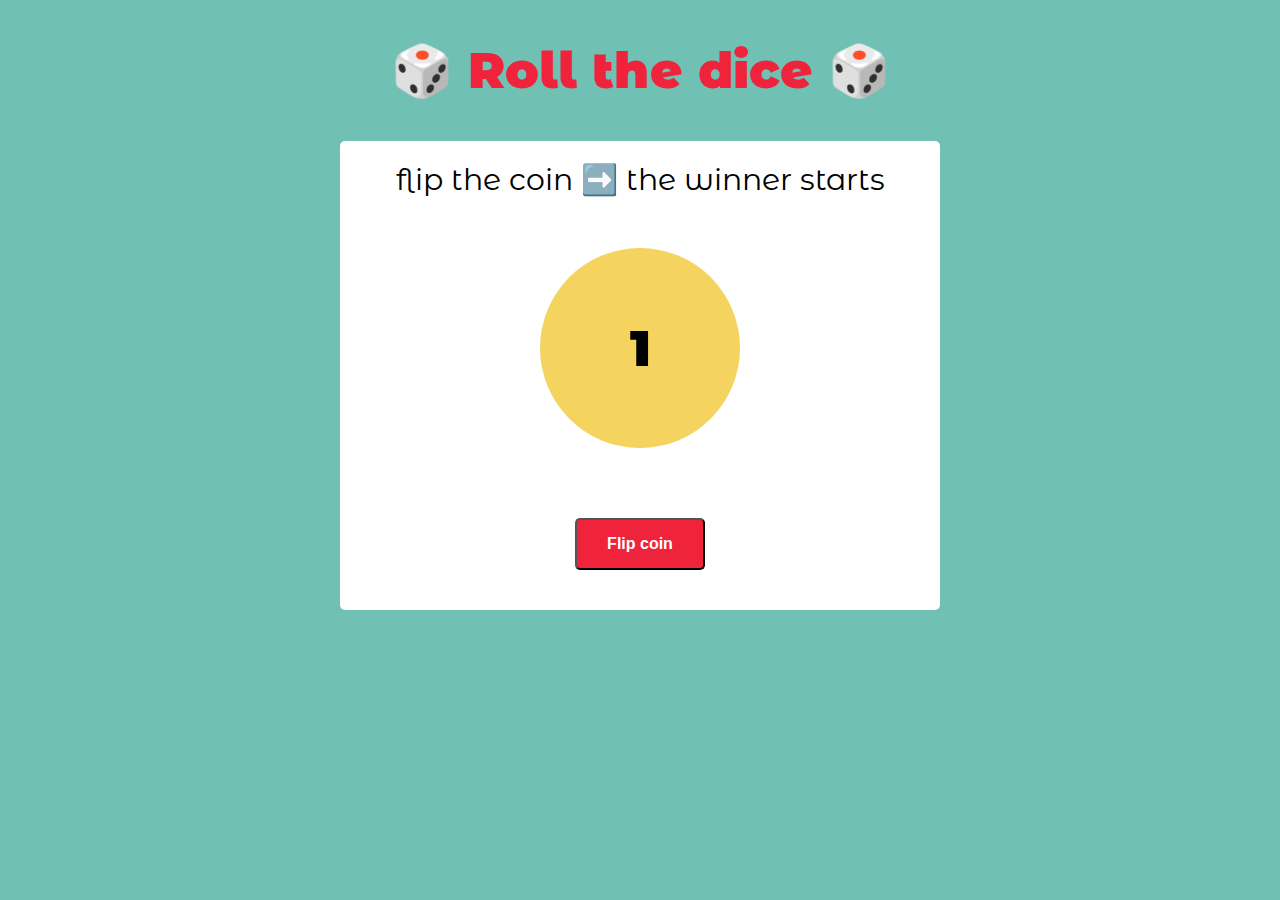
<file: index.html>
<!DOCTYPE html>
<html lang="eng">

    <!-- HEAD -->
    <head>
        <title>Dice Game</title>

        <link href="https://fonts.googleapis.com/css2?family=Montserrat+Alternates:ital,wght@0,300;0,400;0,900;1,700&display=swap" rel="stylesheet">
        <link href="index.css" rel="stylesheet">
    </head>

    <!-- BODY -->
    <body>

        <!-- header -->
        <header>
            <h1>🎲 Roll the dice 🎲</h1>
        </header>
        
        <!-- section : board -->
        <section class="board">

            <span id="result"></span>

            <!-- Coin modal -->
            <div id="coin-container" class="modal">
                <span id="coin-message">flip the coin ➡️ the winner starts</span>
                <div id = "coin" class="coin">
                    <div class="face1">1</div>
                    <div class="face2">2</div>
                </div>
            </div>

            <!-- Dice container -->
            <div id = "dice-container" class="container">
                <div id="cardPlayer1" class="card">
                    <h2 id="player1">Player 1</h2>
                    <h3><span id="scorePlayer1">-</span></h3>
                    
                    <div id="dice1" class="dice">
                        <div class="side one">
                            <div class="dot one-1"></div>
                        </div>
                        <div class="side two">
                            <div class="dot two-1"></div>
                            <div class="dot two-2"></div>
                        </div>
                        <div class="side three">
                            <div class="dot three-1"></div>
                            <div class="dot three-2"></div>
                            <div class="dot three-3"></div>
                        </div>
                        <div class="side four">
                            <div class="dot four-1"></div>
                            <div class="dot four-2"></div>
                            <div class="dot four-3"></div>
                            <div class="dot four-4"></div>
                        </div>
                        <div class="side five">
                            <div class="dot five-1"></div>
                            <div class="dot five-2"></div>
                            <div class="dot five-3"></div>
                            <div class="dot five-4"></div>
                            <div class="dot five-5"></div>
                        </div>
                        <div class="side six">
                            <div class="dot six-1"></div>
                            <div class="dot six-2"></div>
                            <div class="dot six-3"></div>
                            <div class="dot six-4"></div>
                            <div class="dot six-5"></div>
                            <div class="dot six-6"></div>
                        </div>
                    </div>
                </div>
    
                <div id="cardPlayer2" class="card">
                    <h2 id="player2">Player 2</h2>
                    <h3><span id="scorePlayer2">-</span></h3>

                    <div id="dice2" class="dice">
                        <div class="side one">
                            <div class="dot one-1"></div>
                        </div>
                        <div class="side two">
                            <div class="dot two-1"></div>
                            <div class="dot two-2"></div>
                        </div>
                        <div class="side three">
                            <div class="dot three-1"></div>
                            <div class="dot three-2"></div>
                            <div class="dot three-3"></div>
                        </div>
                        <div class="side four">
                            <div class="dot four-1"></div>
                            <div class="dot four-2"></div>
                            <div class="dot four-3"></div>
                            <div class="dot four-4"></div>
                        </div>
                        <div class="side five">
                            <div class="dot five-1"></div>
                            <div class="dot five-2"></div>
                            <div class="dot five-3"></div>
                            <div class="dot five-4"></div>
                            <div class="dot five-5"></div>
                        </div>
                        <div class="side six">
                            <div class="dot six-1"></div>
                            <div class="dot six-2"></div>
                            <div class="dot six-3"></div>
                            <div class="dot six-4"></div>
                            <div class="dot six-5"></div>
                            <div class="dot six-6"></div>
                        </div>
                    </div>
                </div>
            </div>


            <button id="newgameBtn">New Game</button>
            <button id="startgameBtn">Start</button>
            <button id="flipBtn">Flip coin</button>
            <button id="rollBtn">Roll Dice</button>
            
        </section>

        <!-- script JS -->
        <script src="index.js"></script>
    </body>
</html>
</file>
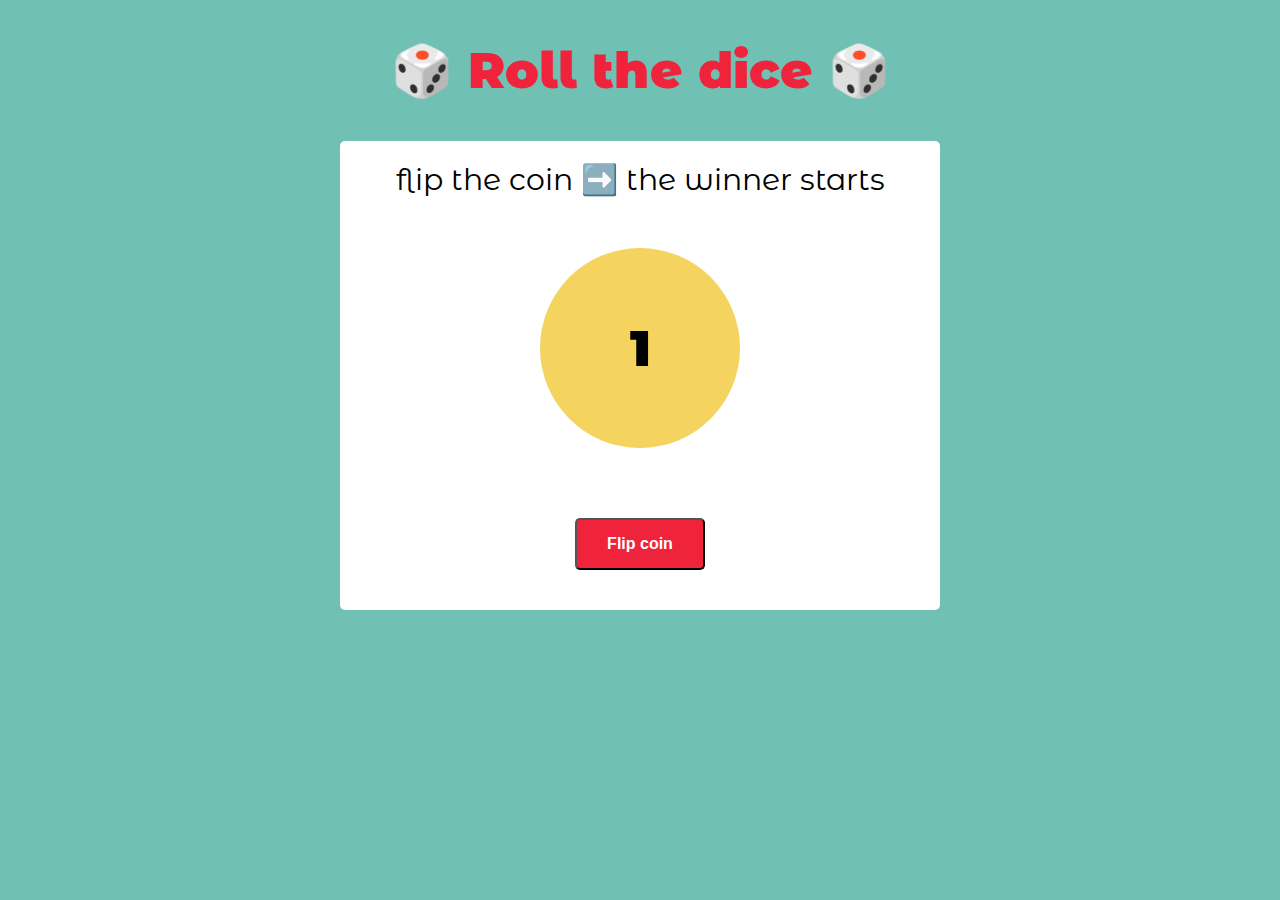
<file: dice-page.html>
<!DOCTYPE html>
<html lang="eng">

    <!-- HEAD -->
    <head>
        <title>Dice Game</title>

        <link href="https://fonts.googleapis.com/css2?family=Montserrat+Alternates:ital,wght@0,300;0,400;0,900;1,700&display=swap" rel="stylesheet">
        <link href="style.css" rel="stylesheet">
    </head>

    <!-- BODY -->
    <body>

        <!-- header -->
        <header>
            <h1>🎲 Roll the dice 🎲</h1>
        </header>
        
        <!-- section : board -->
        <section class="board">

            <span id="result"></span>

            <!-- Coin modal -->
            <div id="coin-container" class="modal">
                <span id="coin-message">flip the coin ➡️ the winner starts</span>
                <div id = "coin" class="coin">
                    <div class="face1">1</div>
                    <div class="face2">2</div>
                </div>
            </div>

            <!-- Dice container -->
            <div id = "dice-container" class="container">
                <div id="cardPlayer1" class="card">
                    <h2 id="player1">Player 1</h2>
                    <h3><span id="scorePlayer1">-</span></h3>
                    
                    <div id="dice1" class="dice">
                        <div class="side one">
                            <div class="dot one-1"></div>
                        </div>
                        <div class="side two">
                            <div class="dot two-1"></div>
                            <div class="dot two-2"></div>
                        </div>
                        <div class="side three">
                            <div class="dot three-1"></div>
                            <div class="dot three-2"></div>
                            <div class="dot three-3"></div>
                        </div>
                        <div class="side four">
                            <div class="dot four-1"></div>
                            <div class="dot four-2"></div>
                            <div class="dot four-3"></div>
                            <div class="dot four-4"></div>
                        </div>
                        <div class="side five">
                            <div class="dot five-1"></div>
                            <div class="dot five-2"></div>
                            <div class="dot five-3"></div>
                            <div class="dot five-4"></div>
                            <div class="dot five-5"></div>
                        </div>
                        <div class="side six">
                            <div class="dot six-1"></div>
                            <div class="dot six-2"></div>
                            <div class="dot six-3"></div>
                            <div class="dot six-4"></div>
                            <div class="dot six-5"></div>
                            <div class="dot six-6"></div>
                        </div>
                    </div>
                </div>
    
                <div id="cardPlayer2" class="card">
                    <h2 id="player2">Player 2</h2>
                    <h3><span id="scorePlayer2">-</span></h3>

                    <div id="dice2" class="dice">
                        <div class="side one">
                            <div class="dot one-1"></div>
                        </div>
                        <div class="side two">
                            <div class="dot two-1"></div>
                            <div class="dot two-2"></div>
                        </div>
                        <div class="side three">
                            <div class="dot three-1"></div>
                            <div class="dot three-2"></div>
                            <div class="dot three-3"></div>
                        </div>
                        <div class="side four">
                            <div class="dot four-1"></div>
                            <div class="dot four-2"></div>
                            <div class="dot four-3"></div>
                            <div class="dot four-4"></div>
                        </div>
                        <div class="side five">
                            <div class="dot five-1"></div>
                            <div class="dot five-2"></div>
                            <div class="dot five-3"></div>
                            <div class="dot five-4"></div>
                            <div class="dot five-5"></div>
                        </div>
                        <div class="side six">
                            <div class="dot six-1"></div>
                            <div class="dot six-2"></div>
                            <div class="dot six-3"></div>
                            <div class="dot six-4"></div>
                            <div class="dot six-5"></div>
                            <div class="dot six-6"></div>
                        </div>
                    </div>
                </div>
            </div>


            <button id="newgameBtn">New Game</button>
            <button id="startgameBtn">Start</button>
            <button id="flipBtn">Flip coin</button>
            <button id="rollBtn">Roll Dice</button>
            
        </section>

        <!-- script JS -->
        <script src="dice.js"></script>
    </body>
</html>
</file>
<file: index.css>
html, body{
    margin: 0;
    padding: 0;
    background:  #70c1b3;
    font-family: 'Montserrat Alternates', sans-serif;
}

h1{
    margin: 0;
    font-size: 50px;
    font-weight: 900;
}


h2{
    margin: 0;
    font-weight: 400;
    font-size: 30px;
}

h3{
    font-weight: 300;
    font-size: 30px;
}


button{
    background-color: #ef233c;
    border-radius: 5px;
    padding: 15px 30px;
    cursor: pointer;
    color: white;
    font-size: 16px;
    font-weight: 700;
    margin: 20px auto;

}

button:hover{
    box-shadow: 1px 3px #50514F;
    transition: transform .4s;
    transform: scale(1.1);
}


header{
    color: #ef233c;
    max-width: 600px;
    margin: 40px auto;
    text-align: center;
}

/** modal **/

.coin{
    position: relative;
    height: 200px;
    width: 200px;
    margin: 50px auto;
    
    transform-style: preserve-3d;
}

.face1, .face2{
    position: absolute;
    width: 100%;
    height: 100%;
    border-radius: 100%;
    display: flex;
    align-items: center; 
    justify-content: center;
    font-size: 50px;
    font-weight: 900;

    backface-visibility: hidden;
}
.face1{
    background-color: #f4d35e;
}

.face2{
    background-color:#ef233c;
    transform: rotateY(180deg);
}


#coin-message{
    font-size: 30px;
    font-weight: 400;
}


/** board and card **/
.board{
    position: relative;
    background: white;
    max-width: 600px;
    margin: 0 auto;
    padding: 20px 0;
    text-align: center;
    border-radius: 5px;
}

.container{
    display: flex;
    justify-content: space-around;
    text-align: center;
    margin-top: 30px;

    display: none;
}

.card{
    background-color: white;
    padding: 30px;
    border: 2px solid; 
    border-radius: 10px; 
    margin-bottom: 40px;
}

#newgameBtn{
    background-color:#70c1b3;
}

#newgameBtn{
    display: none;
}

#rollBtn{
    display: none;
}

#startgameBtn{
    display: none;
}

#result{
    font-size: 30px;
    font-weight: 700;
    color: #f4d35e;
}

/** Winner & loser **/
.winner{
    background-color: #f4d35e;
    box-shadow: 1px 3px #50514F;
    transition: transform 1s;
    transform: scale(1.1);
}

.inactive{
    background-color: #50514F;
    border: 2px solid; 
    box-shadow: 1px 3px #50514F;
    transition: transform 1s;
    transform: scale(0.9);
    opacity: 0.5;
}

.turn{
    border: 2px solid #ef233c;
    box-shadow: 1px 3px #ef233c;
    transition-property: all;
    transition-duration: 1s;
    transform: scale(1.1);
}



/** Dice **/
.dice{
    position: relative;
    display: flex;
    justify-content: space-around;
    height: 100px;
    width: 100px;
    margin: 40px auto 0px auto;
    
    transform-style: preserve-3d;
} 



.dice:hover{
    animation-name: rotate;
    animation-duration: 5s;
    animation-timing-function: linear;
    animation-iteration-count: infinite;
}

.side {
    position: absolute;
    border-radius: 5px;
    width: 100%;
    height: 100%;
    border: 1px solid #e5e5e5;
    background: white;
}

.dot{
    position: absolute;
    width: 20px;
    height: 20px;
    border-radius: 20px;
    background-color: rgba(0,0,0,0.7);
    box-shadow: inset 3px 3px black;
    margin: -10px;
}



/*Side position*/
.one{
    transform: translateZ(50px);
}

.two{
    transform: translateX(-50px) rotateY(90deg);
}

.three{
    transform: translateY(-50px) rotateX(90deg);
}

.four{
    transform: translateY(50px) rotateX(90deg);
}

.five{
    transform: translateX(50px) rotateY(90deg);
}

.six{
    transform: translateZ(-50px);
}


/*Dot position*/
.two-1, .three-1, .four-1, .five-1, .six-1 {
    top: 20%;
    left: 20%; 
}

.four-3, .five-3, .six-4 {
    top: 20%;
    left: 80%; 
}

.one-1, .three-2, .five-5 {
    top: 50%;
    left: 50%; 
}

.four-2, .five-2, .six-3 {
    top: 80%;
    left: 20%; 
}

.two-2, .three-3, .four-4, .five-4, .six-6 {
    top: 80%;
    left: 80%; 
}

.six-2 {
    top: 50%;
    left: 20%; 
}

.six-5 {
    top: 50%;
    left: 80%; 
} 


/*keyframes */


@keyframes rotate {
    0% {
        transform: rotateX(0deg) rotateY(0deg) rotateZ(0deg);
    }

    50% {
        transform: rotateX(90deg) rotateY(180deg) rotateZ(0deg);
    }

    100% {
        transform: rotateX(180deg) rotateY(360deg) rotateZ(0deg);
    }
}


@keyframes roll {
    0% {
        transform: rotateX(0deg) rotateY(0deg) rotateZ(0deg);
    }

    25% {
        transform:  rotateX(145deg) rotateY(165deg) rotateZ(135deg);
        
    }

    50% {
        transform:  rotateX(300deg) rotateY(250deg) rotateZ(200deg);
        
    }

    75% {
        transform:  rotateX(400deg) rotateY(356deg) rotateZ(378deg);
        
    }

    100% {
        transform:  rotateX(600deg) rotateY(550deg) rotateZ(620deg);
        
    }
}


@keyframes flip-1 {
    0% {
        transform: rotateY(0deg);
    }

    100% {
        transform: rotateY(2160deg);
    }
}

@keyframes flip-2 {
    0% {
        transform: rotateY(0deg);
    }

    100% {
        transform: rotateY(1980deg);
    }
}
</file>
<file: style.css>
html, body{
    margin: 0;
    padding: 0;
    background:  #70c1b3;
    font-family: 'Montserrat Alternates', sans-serif;
}

h1{
    margin: 0;
    font-size: 50px;
    font-weight: 900;
}


h2{
    margin: 0;
    font-weight: 400;
    font-size: 30px;
}

h3{
    font-weight: 300;
    font-size: 30px;
}


button{
    background-color: #ef233c;
    border-radius: 5px;
    padding: 15px 30px;
    cursor: pointer;
    color: white;
    font-size: 16px;
    font-weight: 700;
    margin: 20px auto;

}

button:hover{
    box-shadow: 1px 3px #50514F;
    transition: transform .4s;
    transform: scale(1.1);
}


header{
    color: #ef233c;
    max-width: 600px;
    margin: 40px auto;
    text-align: center;
}

/** modal **/

.coin{
    position: relative;
    height: 200px;
    width: 200px;
    margin: 50px auto;
    
    transform-style: preserve-3d;
}

.face1, .face2{
    position: absolute;
    width: 100%;
    height: 100%;
    border-radius: 100%;
    display: flex;
    align-items: center; 
    justify-content: center;
    font-size: 50px;
    font-weight: 900;

    backface-visibility: hidden;
}
.face1{
    background-color: #f4d35e;
}

.face2{
    background-color:#ef233c;
    transform: rotateY(180deg);
}


#coin-message{
    font-size: 30px;
    font-weight: 400;
}


/** board and card **/
.board{
    position: relative;
    background: white;
    max-width: 600px;
    margin: 0 auto;
    padding: 20px 0;
    text-align: center;
    border-radius: 5px;
}

.container{
    display: flex;
    justify-content: space-around;
    text-align: center;
    margin-top: 30px;

    display: none;
}

.card{
    background-color: white;
    padding: 30px;
    border: 2px solid; 
    border-radius: 10px; 
    margin-bottom: 40px;
}

#newgameBtn{
    background-color:#70c1b3;
}

#newgameBtn{
    display: none;
}

#rollBtn{
    display: none;
}

#startgameBtn{
    display: none;
}

#result{
    font-size: 30px;
    font-weight: 700;
    color: #f4d35e;
}

/** Winner & loser **/
.winner{
    background-color: #f4d35e;
    box-shadow: 1px 3px #50514F;
    transition: transform 1s;
    transform: scale(1.1);
}

.inactive{
    background-color: #50514F;
    border: 2px solid; 
    box-shadow: 1px 3px #50514F;
    transition: transform 1s;
    transform: scale(0.9);
    opacity: 0.5;
}

.turn{
    border: 2px solid #ef233c;
    box-shadow: 1px 3px #ef233c;
    transition-property: all;
    transition-duration: 1s;
    transform: scale(1.1);
}



/** Dice **/
.dice{
    position: relative;
    display: flex;
    justify-content: space-around;
    height: 100px;
    width: 100px;
    margin: 40px auto 0px auto;
    
    transform-style: preserve-3d;
} 



.dice:hover{
    animation-name: rotate;
    animation-duration: 5s;
    animation-timing-function: linear;
    animation-iteration-count: infinite;
}

.side {
    position: absolute;
    border-radius: 5px;
    width: 100%;
    height: 100%;
    border: 1px solid #e5e5e5;
    background: white;
}

.dot{
    position: absolute;
    width: 20px;
    height: 20px;
    border-radius: 20px;
    background-color: rgba(0,0,0,0.7);
    box-shadow: inset 3px 3px black;
    margin: -10px;
}



/*Side position*/
.one{
    transform: translateZ(50px);
}

.two{
    transform: translateX(-50px) rotateY(90deg);
}

.three{
    transform: translateY(-50px) rotateX(90deg);
}

.four{
    transform: translateY(50px) rotateX(90deg);
}

.five{
    transform: translateX(50px) rotateY(90deg);
}

.six{
    transform: translateZ(-50px);
}


/*Dot position*/
.two-1, .three-1, .four-1, .five-1, .six-1 {
    top: 20%;
    left: 20%; 
}

.four-3, .five-3, .six-4 {
    top: 20%;
    left: 80%; 
}

.one-1, .three-2, .five-5 {
    top: 50%;
    left: 50%; 
}

.four-2, .five-2, .six-3 {
    top: 80%;
    left: 20%; 
}

.two-2, .three-3, .four-4, .five-4, .six-6 {
    top: 80%;
    left: 80%; 
}

.six-2 {
    top: 50%;
    left: 20%; 
}

.six-5 {
    top: 50%;
    left: 80%; 
} 


/*keyframes */


@keyframes rotate {
    0% {
        transform: rotateX(0deg) rotateY(0deg) rotateZ(0deg);
    }

    50% {
        transform: rotateX(90deg) rotateY(180deg) rotateZ(0deg);
    }

    100% {
        transform: rotateX(180deg) rotateY(360deg) rotateZ(0deg);
    }
}


@keyframes roll {
    0% {
        transform: rotateX(0deg) rotateY(0deg) rotateZ(0deg);
    }

    25% {
        transform:  rotateX(145deg) rotateY(165deg) rotateZ(135deg);
        
    }

    50% {
        transform:  rotateX(300deg) rotateY(250deg) rotateZ(200deg);
        
    }

    75% {
        transform:  rotateX(400deg) rotateY(356deg) rotateZ(378deg);
        
    }

    100% {
        transform:  rotateX(600deg) rotateY(550deg) rotateZ(620deg);
        
    }
}


@keyframes flip-1 {
    0% {
        transform: rotateY(0deg);
    }

    100% {
        transform: rotateY(2160deg);
    }
}

@keyframes flip-2 {
    0% {
        transform: rotateY(0deg);
    }

    100% {
        transform: rotateY(1980deg);
    }
}
</file>
